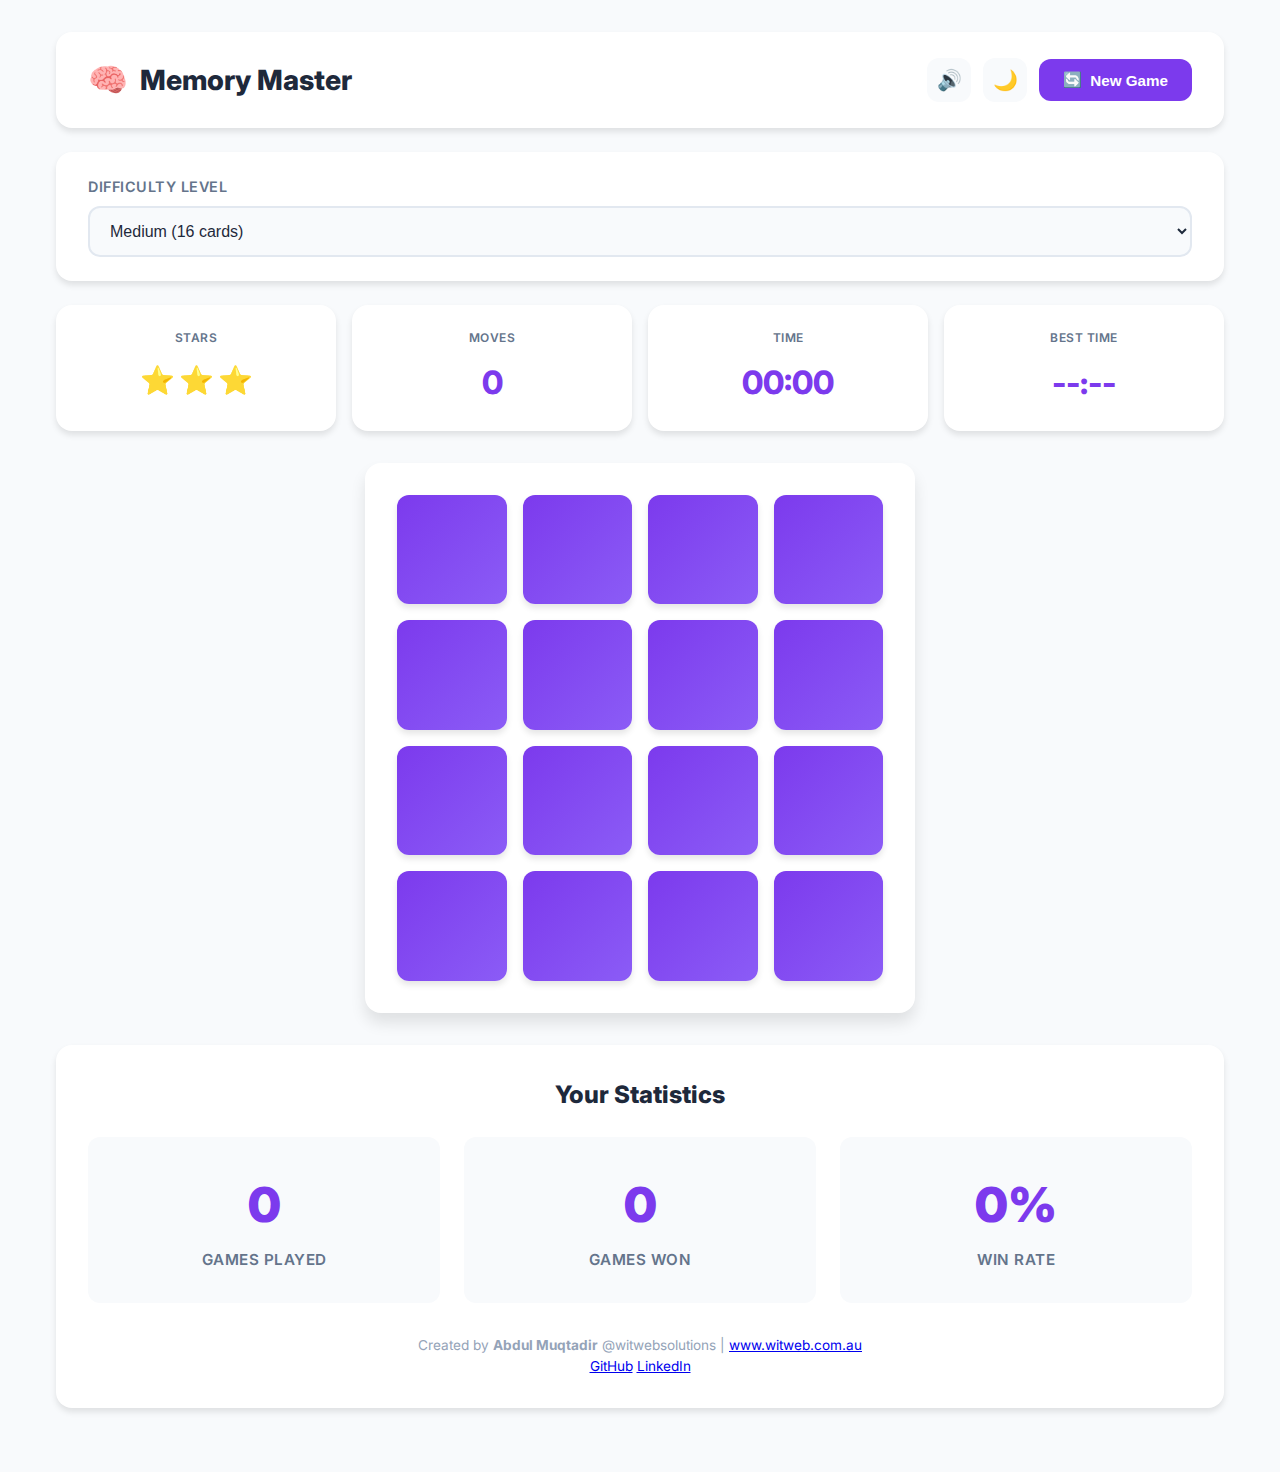
<file: index.html>
<!DOCTYPE html>
<html lang="en">
<head>
    <meta charset="UTF-8">
    <meta name="viewport" content="width=device-width, initial-scale=1.0">
    <meta name="author" content="Abdul Muqtadir">
    <meta name="description" content="Memory Master - A fun and engaging card matching game to test and improve your memory skills. Match pairs of cards and achieve the best time!">
    <title>Memory Master - Card Matching Game</title>
    <link rel="stylesheet" href="css/styles.css">
    <link rel="preconnect" href="https://fonts.googleapis.com">
    <link rel="preconnect" href="https://fonts.gstatic.com" crossorigin>
    <link href="https://fonts.googleapis.com/css2?family=Inter:wght@400;500;600;700;800&display=swap" rel="stylesheet">
</head>
<body>
    <div class="app-container">
        <!-- Top Header -->
        <header class="top-header">
            <div class="logo">
                <span class="brain-icon">🧠</span>
                <h1>Memory Master</h1>
            </div>

            <div class="header-controls">
                <button type="button" class="icon-btn" id="soundBtn" title="Toggle Sound">
                    <span class="icon">🔊</span>
                </button>
                <button type="button" class="icon-btn" id="themeBtn" title="Toggle Theme">
                    <span class="icon">🌙</span>
                </button>
                <button type="button" class="primary-btn" id="newGameBtn">
                    <span class="icon">🔄</span> New Game
                </button>
            </div>
        </header>

        <!-- Game Controls -->
        <div class="game-controls">
            <div class="control-item">
                <label for="difficulty">Difficulty Level</label>
                <select id="difficulty" class="select-input">
                    <option value="easy">Easy (8 cards)</option>
                    <option value="medium" selected>Medium (16 cards)</option>
                    <option value="hard">Hard (24 cards)</option>
                </select>
            </div>
        </div>

        <!-- Stats Bar -->
        <div class="stats-bar">
            <div class="stat-box">
                <div class="stat-label">Stars</div>
                <div class="stat-value stars" id="starsDisplay">
                    <span class="star active">⭐</span>
                    <span class="star active">⭐</span>
                    <span class="star active">⭐</span>
                </div>
            </div>

            <div class="stat-box">
                <div class="stat-label">Moves</div>
                <div class="stat-value" id="movesDisplay">0</div>
            </div>

            <div class="stat-box">
                <div class="stat-label">Time</div>
                <div class="stat-value" id="timeDisplay">00:00</div>
            </div>

            <div class="stat-box">
                <div class="stat-label">Best Time</div>
                <div class="stat-value" id="bestTimeDisplay">--:--</div>
            </div>
        </div>

        <!-- Game Board -->
        <main class="game-container">
            <div class="game-board" id="gameBoard">
                <!-- Cards will be generated here -->
            </div>
        </main>

        <!-- Statistics Section -->
        <section class="statistics-section">
            <h2>Your Statistics</h2>
            <div class="stats-grid">
                <div class="stat-card">
                    <div class="stat-number" id="gamesPlayed">0</div>
                    <div class="stat-desc">Games Played</div>
                </div>
                <div class="stat-card">
                    <div class="stat-number" id="gamesWon">0</div>
                    <div class="stat-desc">Games Won</div>
                </div>
                <div class="stat-card">
                    <div class="stat-number" id="winRate">0%</div>
                    <div class="stat-desc">Win Rate</div>
                </div>
            </div>

            <footer class="developer-credit">
                <p>Created by <strong>Abdul Muqtadir</strong> @witwebsolutions | <a href="https://www.witweb.com.au" target="_blank">www.witweb.com.au</a></p>
                <div class="social-links">
                    <a href="https://github.com/amuqtadir99" target="_blank" title="GitHub">GitHub</a>
                    <a href="https://www.linkedin.com/in/amuqtadir1/" target="_blank" title="LinkedIn">LinkedIn</a>
                </div>
            </footer>

        </section>

        <!-- Victory Modal -->
        <div class="modal" id="victoryModal">
            <div class="modal-backdrop"></div>
            <div class="modal-content">
                <div class="modal-header">
                    <h2>🎉 Congratulations! 🎉</h2>
                </div>
                <div class="modal-body">
                    <p class="victory-text">You've successfully matched all cards!</p>

                    <div class="victory-stats">
                        <div class="victory-stat">
                            <span class="label">Time</span>
                            <span class="value" id="victoryTime">00:00</span>
                        </div>
                        <div class="victory-stat">
                            <span class="label">Moves</span>
                            <span class="value" id="victoryMoves">0</span>
                        </div>
                        <div class="victory-stat">
                            <span class="label">Rating</span>
                            <span class="value" id="victoryStars"></span>
                        </div>
                    </div>

                    <div class="new-record" id="newRecordBadge" style="display: none;">
                        <span class="badge">🏆 New Best Time! 🏆</span>
                    </div>
                </div>
                <div class="modal-footer">
                    <button type="button" class="primary-btn large" id="playAgainBtn">Play Again</button>
                </div>
            </div>
        </div>
    </div>

    <script src="js/app.js"></script>
</body>
</html>
</file>
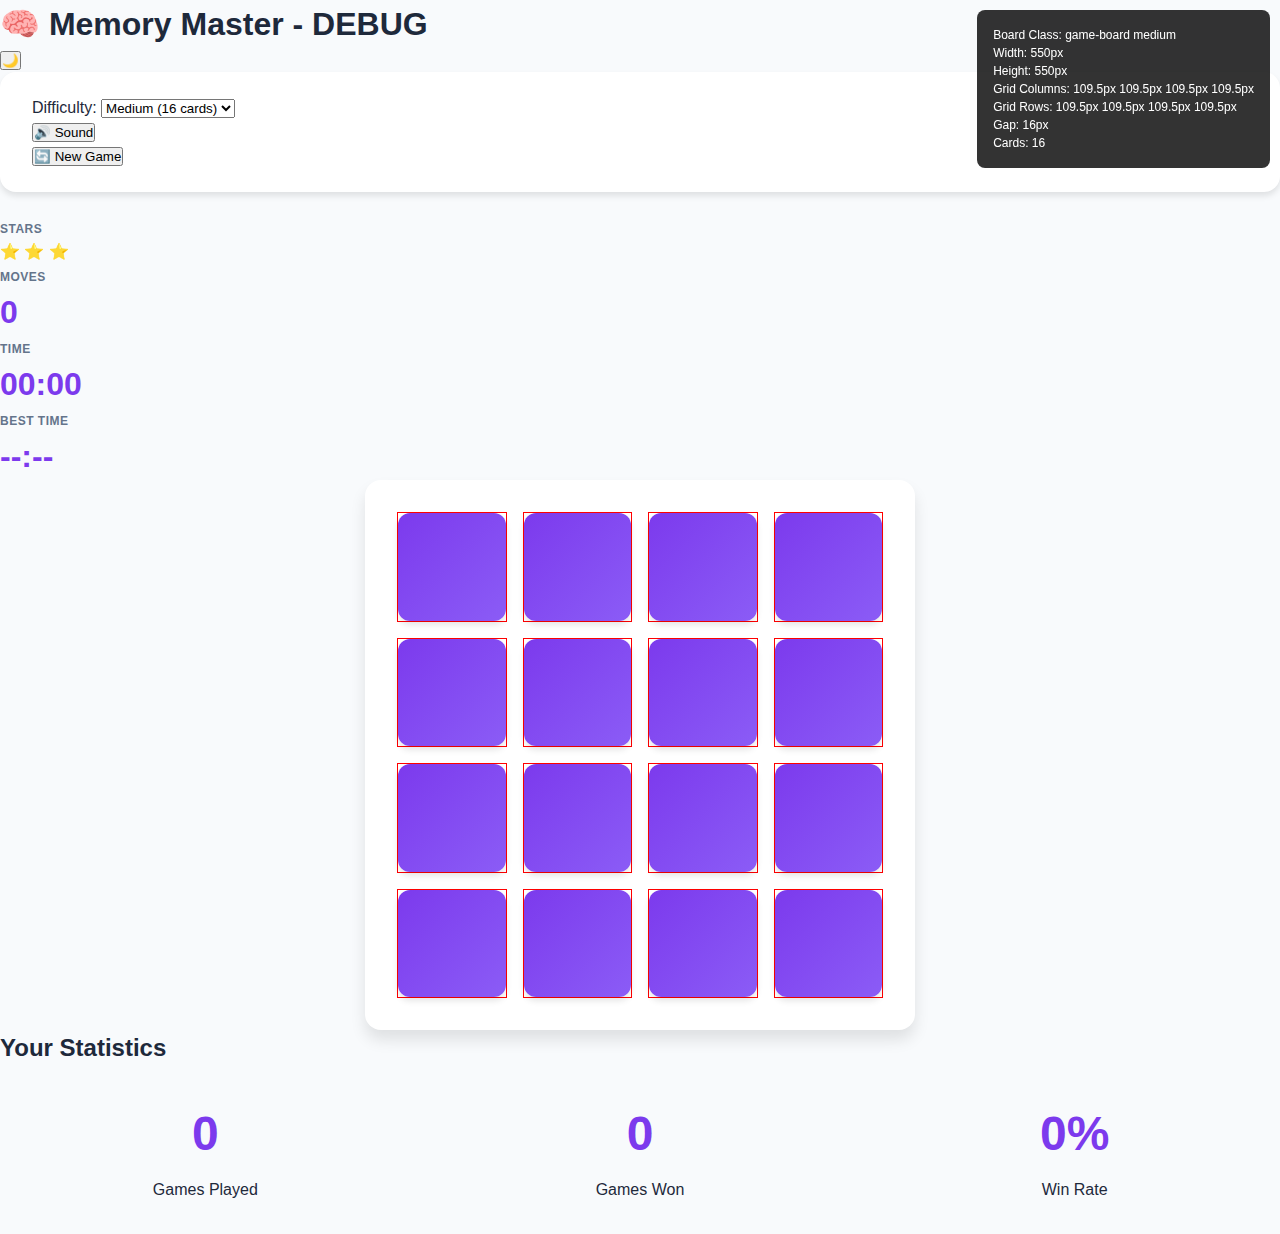
<file: test.html>
<!DOCTYPE html>
<html lang="en">
<head>
    <meta charset="UTF-8">
    <meta name="viewport" content="width=device-width, initial-scale=1.0">
    <title>Memory Game - Debug Test</title>
    <link rel="stylesheet" href="css/styles.css">
    <link href="https://fonts.googleapis.com/css2?family=Poppins:wght@300;400;600;700&display=swap" rel="stylesheet">
    <style>
        /* Debug styles */
        .debug-info {
            position: fixed;
            top: 10px;
            right: 10px;
            background: rgba(0,0,0,0.8);
            color: white;
            padding: 1rem;
            border-radius: 8px;
            font-size: 12px;
            z-index: 9999;
        }
        .card {
            border: 1px solid red !important; /* Debug border */
        }
    </style>
</head>
<body>
    <div class="debug-info" id="debugInfo">
        Loading...
    </div>

    <div class="container">
        <header class="game-header">
            <h1 class="game-title">
                <span class="title-icon">🧠</span>
                Memory Master - DEBUG
            </h1>
            <button type="button" class="theme-toggle" id="themeToggle">
                <span class="theme-icon">🌙</span>
            </button>
        </header>

        <section class="game-controls">
            <div class="control-group">
                <label for="difficulty">Difficulty:</label>
                <select id="difficulty" class="difficulty-select">
                    <option value="easy">Easy (8 cards)</option>
                    <option value="medium" selected>Medium (16 cards)</option>
                    <option value="hard">Hard (24 cards)</option>
                </select>
            </div>
            <div class="control-group">
                <button type="button" class="btn btn-primary" id="soundToggle">
                    <span id="soundIcon">🔊</span> Sound
                </button>
            </div>
            <div class="control-group">
                <button type="button" class="btn btn-secondary" id="newGame">
                    <span>🔄</span> New Game
                </button>
            </div>
        </section>

        <section class="score-panel">
            <div class="stat-item">
                <span class="stat-label">Stars</span>
                <div class="stars" id="stars">
                    <span class="star active">⭐</span>
                    <span class="star active">⭐</span>
                    <span class="star active">⭐</span>
                </div>
            </div>
            <div class="stat-item">
                <span class="stat-label">Moves</span>
                <div class="stat-value" id="moves">0</div>
            </div>
            <div class="stat-item">
                <span class="stat-label">Time</span>
                <div class="stat-value" id="timer">00:00</div>
            </div>
            <div class="stat-item">
                <span class="stat-label">Best Time</span>
                <div class="stat-value" id="bestTime">--:--</div>
            </div>
        </section>

        <main class="game-board medium" id="gameBoard">
            <!-- Cards will be generated -->
        </main>

        <section class="statistics">
            <h2>Your Statistics</h2>
            <div class="stats-grid">
                <div class="stat-card">
                    <div class="stat-number" id="totalGames">0</div>
                    <div class="stat-description">Games Played</div>
                </div>
                <div class="stat-card">
                    <div class="stat-number" id="totalWins">0</div>
                    <div class="stat-description">Games Won</div>
                </div>
                <div class="stat-card">
                    <div class="stat-number" id="winRate">0%</div>
                    <div class="stat-description">Win Rate</div>
                </div>
            </div>
        </section>
    </div>

    <script>
        // Simple debug script
        const debugInfo = document.getElementById('debugInfo');
        const gameBoard = document.getElementById('gameBoard');

        function updateDebug() {
            const boardRect = gameBoard.getBoundingClientRect();
            const computedStyle = window.getComputedStyle(gameBoard);
            debugInfo.innerHTML = `
                Board Class: ${gameBoard.className}<br>
                Width: ${boardRect.width.toFixed(0)}px<br>
                Height: ${boardRect.height.toFixed(0)}px<br>
                Grid Columns: ${computedStyle.gridTemplateColumns}<br>
                Grid Rows: ${computedStyle.gridTemplateRows}<br>
                Gap: ${computedStyle.gap}<br>
                Cards: ${gameBoard.children.length}
            `;
        }

        // Create test cards
        function createTestCards(count) {
            gameBoard.innerHTML = '';
            const symbols = ['🎮', '🎯', '🎨', '🎭', '🎪', '🎸', '🎹', '🎺', '🎻', '🎬', '🎤', '🎧'];

            for (let i = 0; i < count; i++) {
                const card = document.createElement('div');
                card.className = 'card';
                card.innerHTML = `
                    <div class="card-inner">
                        <div class="card-face card-back"></div>
                        <div class="card-face card-front">${symbols[i % symbols.length]}</div>
                    </div>
                `;
                gameBoard.appendChild(card);
            }
            updateDebug();
        }

        // Difficulty selector
        document.getElementById('difficulty').addEventListener('change', function(e) {
            const difficulty = e.target.value;
            gameBoard.className = `game-board ${difficulty}`;

            let cardCount;
            switch(difficulty) {
                case 'easy': cardCount = 8; break;
                case 'medium': cardCount = 16; break;
                case 'hard': cardCount = 24; break;
            }

            createTestCards(cardCount);
        });

        // New game button
        document.getElementById('newGame').addEventListener('click', function() {
            const difficulty = document.getElementById('difficulty').value;
            let cardCount;
            switch(difficulty) {
                case 'easy': cardCount = 8; break;
                case 'medium': cardCount = 16; break;
                case 'hard': cardCount = 24; break;
            }
            createTestCards(cardCount);
        });

        // Initialize with medium difficulty
        createTestCards(16);

        // Update on resize
        window.addEventListener('resize', updateDebug);
    </script>
</body>
</html>
</file>
<file: css/styles.css>
/* ===== CSS Reset & Variables ===== */
:root {
    --primary-purple: #7c3aed;
    --primary-purple-light: #8b5cf6;
    --primary-purple-dark: #6d28d9;
    --success-green: #10b981;
    --bg-light: #f8fafc;
    --bg-white: #ffffff;
    --text-dark: #1e293b;
    --text-gray: #64748b;
    --text-light: #94a3b8;
    --border-color: #e2e8f0;
    --shadow: 0 1px 3px rgba(0, 0, 0, 0.1);
    --shadow-md: 0 4px 6px rgba(0, 0, 0, 0.1);
    --shadow-lg: 0 10px 15px rgba(0, 0, 0, 0.1);
    --radius: 12px;
    --radius-lg: 16px;
    --transition: all 0.3s cubic-bezier(0.4, 0, 0.2, 1);
}

[data-theme="dark"] {
    --bg-light: #0f172a;
    --bg-white: #1e293b;
    --text-dark: #f1f5f9;
    --text-gray: #cbd5e1;
    --text-light: #94a3b8;
    --border-color: #334155;
    --shadow: 0 1px 3px rgba(0, 0, 0, 0.3);
    --shadow-md: 0 4px 6px rgba(0, 0, 0, 0.3);
    --shadow-lg: 0 10px 15px rgba(0, 0, 0, 0.3);
}

* {
    margin: 0;
    padding: 0;
    box-sizing: border-box;
}

body {
    font-family: 'Inter', -apple-system, BlinkMacSystemFont, 'Segoe UI', sans-serif;
    background: var(--bg-light);
    color: var(--text-dark);
    line-height: 1.5;
    min-height: 100vh;
    transition: var(--transition);
}

/* ===== App Container ===== */
.app-container {
    max-width: 1200px;
    margin: 0 auto;
    padding: 2rem 1rem;
}

/* ===== Top Header ===== */
.top-header {
    display: flex;
    justify-content: space-between;
    align-items: center;
    padding: 1.5rem 2rem;
    background: var(--bg-white);
    border-radius: var(--radius-lg);
    box-shadow: var(--shadow-md);
    margin-bottom: 1.5rem;
}

.logo {
    display: flex;
    align-items: center;
    gap: 0.75rem;
}

.brain-icon {
    font-size: 2rem;
}

.logo h1 {
    font-size: 1.75rem;
    font-weight: 800;
    color: var(--text-dark);
}

.header-controls {
    display: flex;
    align-items: center;
    gap: 0.75rem;
}

.icon-btn {
    width: 44px;
    height: 44px;
    border: none;
    background: var(--bg-light);
    border-radius: var(--radius);
    cursor: pointer;
    display: flex;
    align-items: center;
    justify-content: center;
    font-size: 1.25rem;
    transition: var(--transition);
}

.icon-btn:hover {
    background: var(--primary-purple);
    color: white;
    transform: scale(1.05);
}

.primary-btn {
    padding: 0.75rem 1.5rem;
    background: var(--primary-purple);
    color: white;
    border: none;
    border-radius: var(--radius);
    font-weight: 600;
    font-size: 0.95rem;
    cursor: pointer;
    display: flex;
    align-items: center;
    gap: 0.5rem;
    transition: var(--transition);
}

.primary-btn:hover {
    background: var(--primary-purple-dark);
    transform: translateY(-2px);
    box-shadow: var(--shadow-md);
}

.primary-btn.large {
    padding: 1rem 2.5rem;
    font-size: 1.1rem;
}

/* ===== Game Controls ===== */
.game-controls {
    background: var(--bg-white);
    padding: 1.5rem 2rem;
    border-radius: var(--radius-lg);
    box-shadow: var(--shadow-md);
    margin-bottom: 1.5rem;
}

.control-item label {
    display: block;
    font-weight: 600;
    font-size: 0.9rem;
    color: var(--text-gray);
    margin-bottom: 0.5rem;
    text-transform: uppercase;
    letter-spacing: 0.5px;
}

.select-input {
    width: 100%;
    padding: 0.875rem 1rem;
    background: var(--bg-light);
    border: 2px solid var(--border-color);
    border-radius: var(--radius);
    font-size: 1rem;
    font-weight: 500;
    color: var(--text-dark);
    cursor: pointer;
    transition: var(--transition);
}

.select-input:hover,
.select-input:focus {
    border-color: var(--primary-purple);
    outline: none;
}

/* ===== Stats Bar ===== */
.stats-bar {
    display: grid;
    grid-template-columns: repeat(auto-fit, minmax(150px, 1fr));
    gap: 1rem;
    margin-bottom: 2rem;
}

.stat-box {
    background: var(--bg-white);
    padding: 1.5rem;
    border-radius: var(--radius-lg);
    box-shadow: var(--shadow-md);
    text-align: center;
}

.stat-label {
    font-size: 0.75rem;
    font-weight: 600;
    color: var(--text-gray);
    text-transform: uppercase;
    letter-spacing: 0.5px;
    margin-bottom: 0.75rem;
}

.stat-value {
    font-size: 2rem;
    font-weight: 800;
    color: var(--primary-purple);
}

.stat-value.stars {
    display: flex;
    justify-content: center;
    gap: 0.25rem;
    font-size: 1.75rem;
}

.star {
    opacity: 0.2;
    filter: grayscale(100%);
    transition: var(--transition);
}

.star.active {
    opacity: 1;
    filter: grayscale(0%);
}

/* ===== Game Container ===== */
.game-container {
    margin-bottom: 2rem;
}

.game-board {
    display: grid;
    gap: 1rem;
    background: var(--bg-white);
    padding: 2rem;
    border-radius: var(--radius-lg);
    box-shadow: var(--shadow-lg);
    max-width: 650px;
    margin: 0 auto;
}

/* Grid layouts for different difficulties */
.game-board.easy {
    grid-template-columns: repeat(4, 1fr);
    max-width: 480px;
}

.game-board.medium {
    grid-template-columns: repeat(4, 1fr);
    max-width: 550px;
}

.game-board.hard {
    grid-template-columns: repeat(6, 1fr);
    max-width: 680px;
}

/* ===== Cards ===== */
.card {
    aspect-ratio: 1;
    position: relative;
    cursor: pointer;
    transform-style: preserve-3d;
    transition: transform 0.6s;
}

.card.flipped .card-inner {
    transform: rotateY(180deg);
}

.card.matched .card-inner {
    transform: rotateY(180deg);
}

.card-inner {
    position: relative;
    width: 100%;
    height: 100%;
    transition: transform 0.6s;
    transform-style: preserve-3d;
}

.card-face {
    position: absolute;
    width: 100%;
    height: 100%;
    backface-visibility: hidden;
    border-radius: var(--radius);
    display: flex;
    align-items: center;
    justify-content: center;
    font-size: 3rem;
}

.card-back {
    background: linear-gradient(135deg, var(--primary-purple) 0%, var(--primary-purple-light) 100%);
    box-shadow: var(--shadow-md);
}

.card-front {
    background: white;
    border: 3px solid var(--border-color);
    transform: rotateY(180deg);
    box-shadow: var(--shadow-md);
}

.card.matched .card-front {
    background: linear-gradient(135deg, var(--success-green) 0%, #059669 100%);
    border-color: var(--success-green);
    color: white;
}

.card:not(.flipped):not(.matched):hover {
    transform: scale(1.05);
}

.card.shake {
    animation: shake 0.5s;
}

@keyframes shake {
    0%, 100% { transform: translateX(0); }
    25% { transform: translateX(-10px); }
    75% { transform: translateX(10px); }
}

/* ===== Statistics Section ===== */
.statistics-section {
    background: var(--bg-white);
    padding: 2rem;
    border-radius: var(--radius-lg);
    box-shadow: var(--shadow-md);
    margin-bottom: 2rem;
}

.statistics-section h2 {
    text-align: center;
    font-size: 1.5rem;
    font-weight: 800;
    color: var(--text-dark);
    margin-bottom: 1.5rem;
}

.stats-grid {
    display: grid;
    grid-template-columns: repeat(auto-fit, minmax(200px, 1fr));
    gap: 1.5rem;
}

.stat-card {
    background: var(--bg-light);
    padding: 2rem;
    border-radius: var(--radius);
    text-align: center;
    transition: var(--transition);
}

.stat-card:hover {
    transform: translateY(-4px);
    box-shadow: var(--shadow-md);
}

.stat-number {
    font-size: 3rem;
    font-weight: 900;
    color: var(--primary-purple);
    margin-bottom: 0.5rem;
}

.stat-desc {
    font-size: 0.95rem;
    font-weight: 600;
    color: var(--text-gray);
    text-transform: uppercase;
    letter-spacing: 0.5px;
}

/* ===== Modal ===== */
.modal {
    position: fixed;
    top: 0;
    left: 0;
    width: 100%;
    height: 100%;
    display: none;
    align-items: center;
    justify-content: center;
    z-index: 1000;
    padding: 1rem;
}

.modal.active {
    display: flex;
}

.modal-backdrop {
    position: absolute;
    top: 0;
    left: 0;
    width: 100%;
    height: 100%;
    background: rgba(0, 0, 0, 0.7);
    backdrop-filter: blur(4px);
}

.modal-content {
    background: var(--bg-white);
    border-radius: var(--radius-lg);
    box-shadow: var(--shadow-lg);
    max-width: 500px;
    width: 100%;
    position: relative;
    animation: slideUp 0.4s ease-out;
}

@keyframes slideUp {
    from {
        opacity: 0;
        transform: translateY(30px);
    }
    to {
        opacity: 1;
        transform: translateY(0);
    }
}

.modal-header {
    background: linear-gradient(135deg, var(--primary-purple) 0%, var(--primary-purple-light) 100%);
    padding: 2rem;
    border-radius: var(--radius-lg) var(--radius-lg) 0 0;
    text-align: center;
}

.modal-header h2 {
    color: white;
    font-size: 1.75rem;
    font-weight: 800;
}

.modal-body {
    padding: 2rem;
}

.victory-text {
    text-align: center;
    font-size: 1.1rem;
    color: var(--text-gray);
    margin-bottom: 2rem;
}

.victory-stats {
    display: flex;
    flex-direction: column;
    gap: 1rem;
    margin-bottom: 1.5rem;
}

.victory-stat {
    display: flex;
    justify-content: space-between;
    align-items: center;
    padding: 1rem 1.5rem;
    background: var(--bg-light);
    border-radius: var(--radius);
}

.victory-stat .label {
    font-weight: 600;
    color: var(--text-gray);
    font-size: 0.95rem;
}

.victory-stat .value {
    font-weight: 800;
    color: var(--primary-purple);
    font-size: 1.25rem;
}

.new-record {
    text-align: center;
    margin-top: 1rem;
}

.new-record .badge {
    display: inline-block;
    background: linear-gradient(135deg, #fbbf24 0%, #f59e0b 100%);
    color: white;
    padding: 0.75rem 1.5rem;
    border-radius: 50px;
    font-weight: 800;
    font-size: 0.95rem;
}

.modal-footer {
    padding: 0 2rem 2rem;
    text-align: center;
}


.developer-credit {
    text-align: center;
    font-size: 0.85rem;
    color: var(--text-light);
    margin-top: 2rem;
}
/* ===== Responsive Design ===== */
@media (max-width: 768px) {
    .app-container {
        padding: 1rem 0.5rem;
    }

    .top-header {
        padding: 1rem 1.5rem;
        flex-direction: column;
        gap: 1rem;
    }

    .logo h1 {
        font-size: 1.5rem;
    }

    .stats-bar {
        grid-template-columns: repeat(2, 1fr);
    }

    .game-board {
        padding: 1.5rem;
        gap: 0.75rem;
    }

    .game-board.easy,
    .game-board.medium {
        max-width: 100%;
    }

    .game-board.hard {
        max-width: 100%;
        gap: 0.5rem;
    }

    .card-face {
        font-size: 2rem;
    }

    .stat-number {
        font-size: 2.5rem;
    }
}

@media (max-width: 480px) {
    .logo h1 {
        font-size: 1.25rem;
    }

    .brain-icon {
        font-size: 1.5rem;
    }

    .header-controls {
        width: 100%;
        justify-content: space-between;
    }

    .game-board {
        padding: 1rem;
        gap: 0.5rem;
    }

    .card-face {
        font-size: 1.5rem;
    }

    .stat-value {
        font-size: 1.5rem;
    }
}

/* ===== Utilities ===== */
.loading {
    pointer-events: none;
    opacity: 0.6;
}
</file>
